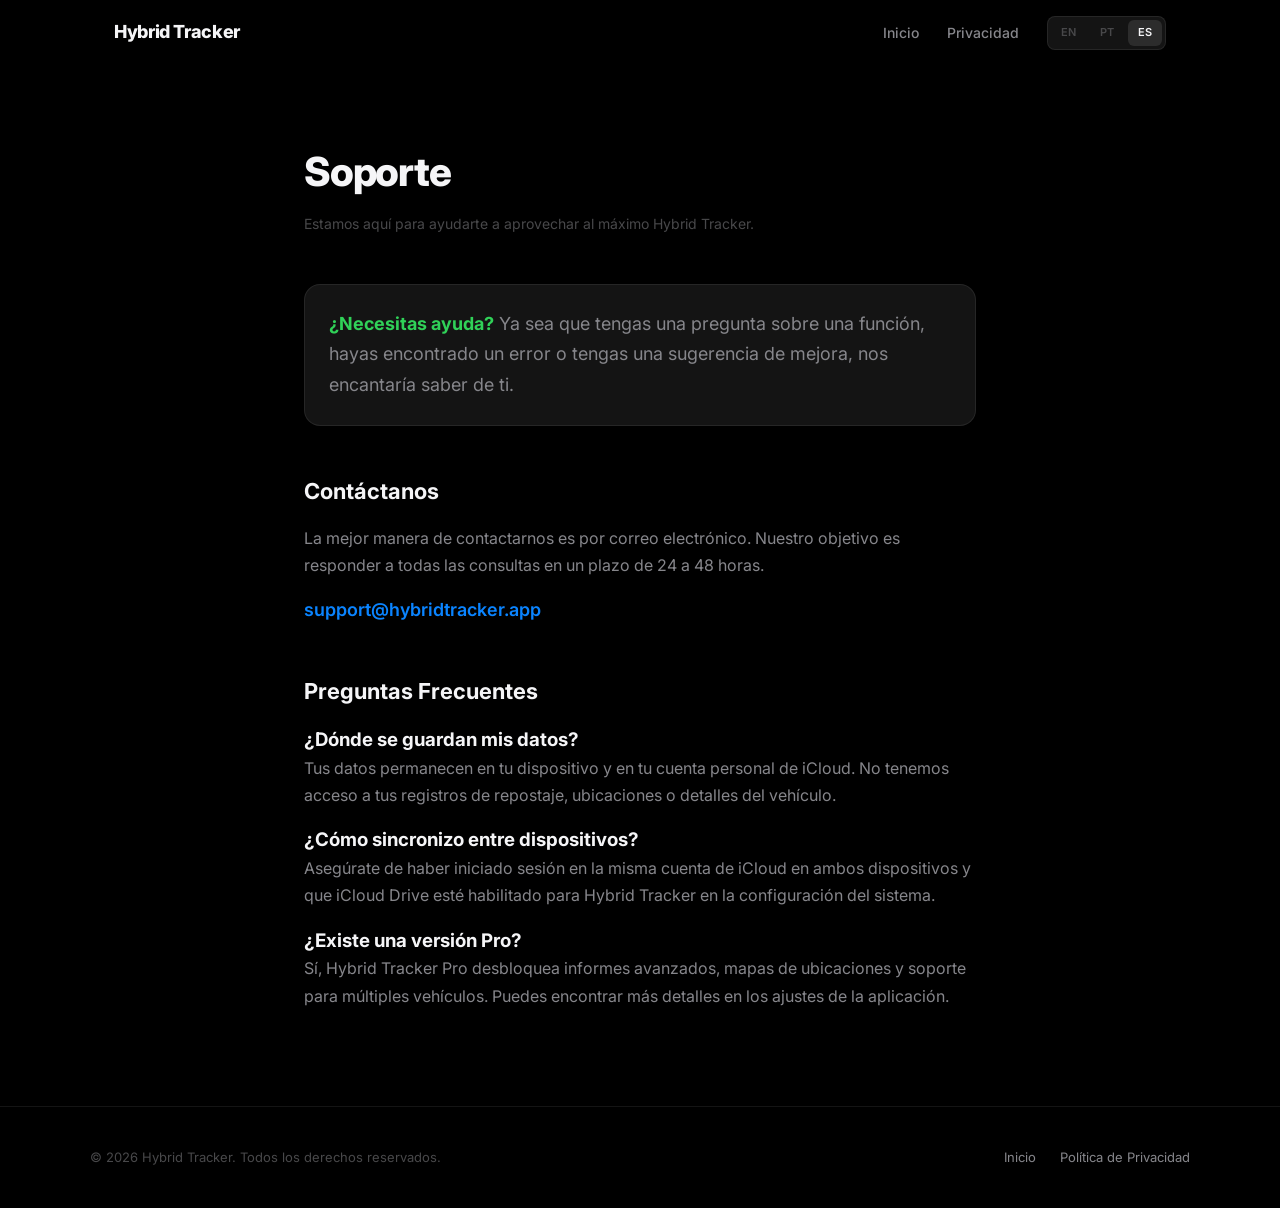
<file: es-support.html>
<!DOCTYPE html>
<html lang="es">

<head>
    <meta charset="UTF-8">
    <meta name="viewport" content="width=device-width, initial-scale=1.0">
    <title>Soporte — Hybrid Tracker</title>
    <meta name="description"
        content="Información de soporte y contacto para Hybrid Tracker. Obtén ayuda con el seguimiento de tu coche, repostajes y recargas.">
    <link rel="stylesheet" href="css/style.css">
</head>

<body>

    <nav class="nav scrolled" id="main-nav">
        <div class="nav-inner">
            <a href="es.html" class="nav-logo">Hybrid Tracker</a>
            <ul class="nav-links">
                <li><a href="es.html">Inicio</a></li>
                <li><a href="privacy.html">Privacidad</a></li>
                <li>
                    <div class="lang-switch">
                        <a href="support.html">EN</a>
                        <a href="pt-br-support.html">PT</a>
                        <a href="es-support.html" class="active">ES</a>
                    </div>
                </li>
            </ul>
        </div>
    </nav>

    <main class="privacy-page">
        <h1>Soporte</h1>
        <p class="updated">Estamos aquí para ayudarte a aprovechar al máximo Hybrid Tracker.</p>

        <div class="privacy-intro">
            <strong>¿Necesitas ayuda?</strong> Ya sea que tengas una pregunta sobre una función, hayas encontrado un
            error o tengas una sugerencia de mejora, nos encantaría saber de ti.
        </div>

        <h2>Contáctanos</h2>
        <p>La mejor manera de contactarnos es por correo electrónico. Nuestro objetivo es responder a todas las
            consultas en un plazo de 24 a 48 horas.</p>
        <p>
            <a href="mailto:support@hybridtracker.app"
                style="color: var(--sys-blue); font-weight: 600; font-size: 18px;">support@hybridtracker.app</a>
        </p>

        <h2>Preguntas Frecuentes</h2>

        <h3>¿Dónde se guardan mis datos?</h3>
        <p>Tus datos permanecen en tu dispositivo y en tu cuenta personal de iCloud. No tenemos acceso a tus registros
            de repostaje, ubicaciones o detalles del vehículo.</p>

        <h3>¿Cómo sincronizo entre dispositivos?</h3>
        <p>Asegúrate de haber iniciado sesión en la misma cuenta de iCloud en ambos dispositivos y que iCloud Drive esté
            habilitado para Hybrid Tracker en la configuración del sistema.</p>

        <h3>¿Existe una versión Pro?</h3>
        <p>Sí, Hybrid Tracker Pro desbloquea informes avanzados, mapas de ubicaciones y soporte para múltiples
            vehículos. Puedes encontrar más detalles en los ajustes de la aplicación.</p>
    </main>

    <footer class="footer">
        <div class="footer-inner">
            <span class="footer-copy">&copy; 2026 Hybrid Tracker. Todos los derechos reservados.</span>
            <div class="footer-links">
                <a href="es.html">Inicio</a>
                <a href="privacy.html">Política de Privacidad</a>
            </div>
        </div>
    </footer>

    <script src="js/script.js"></script>
</body>

</html>
</file>
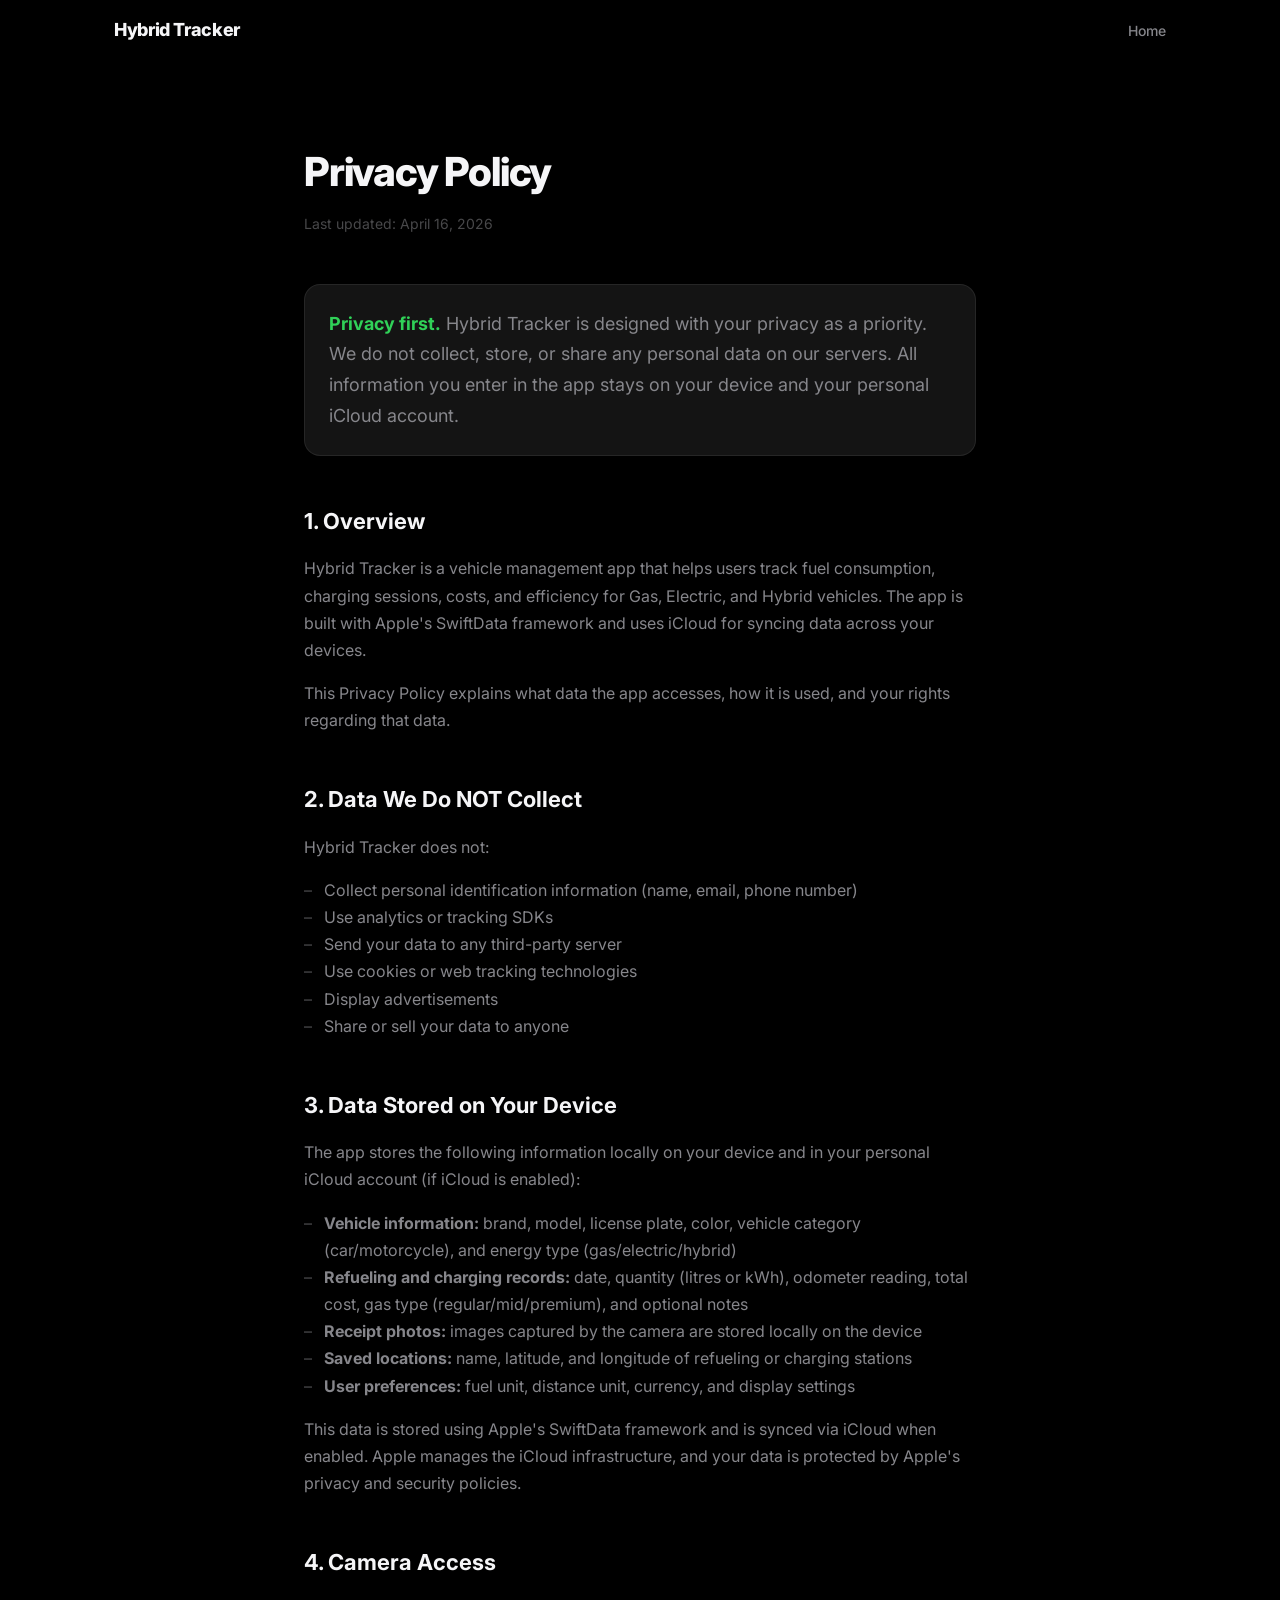
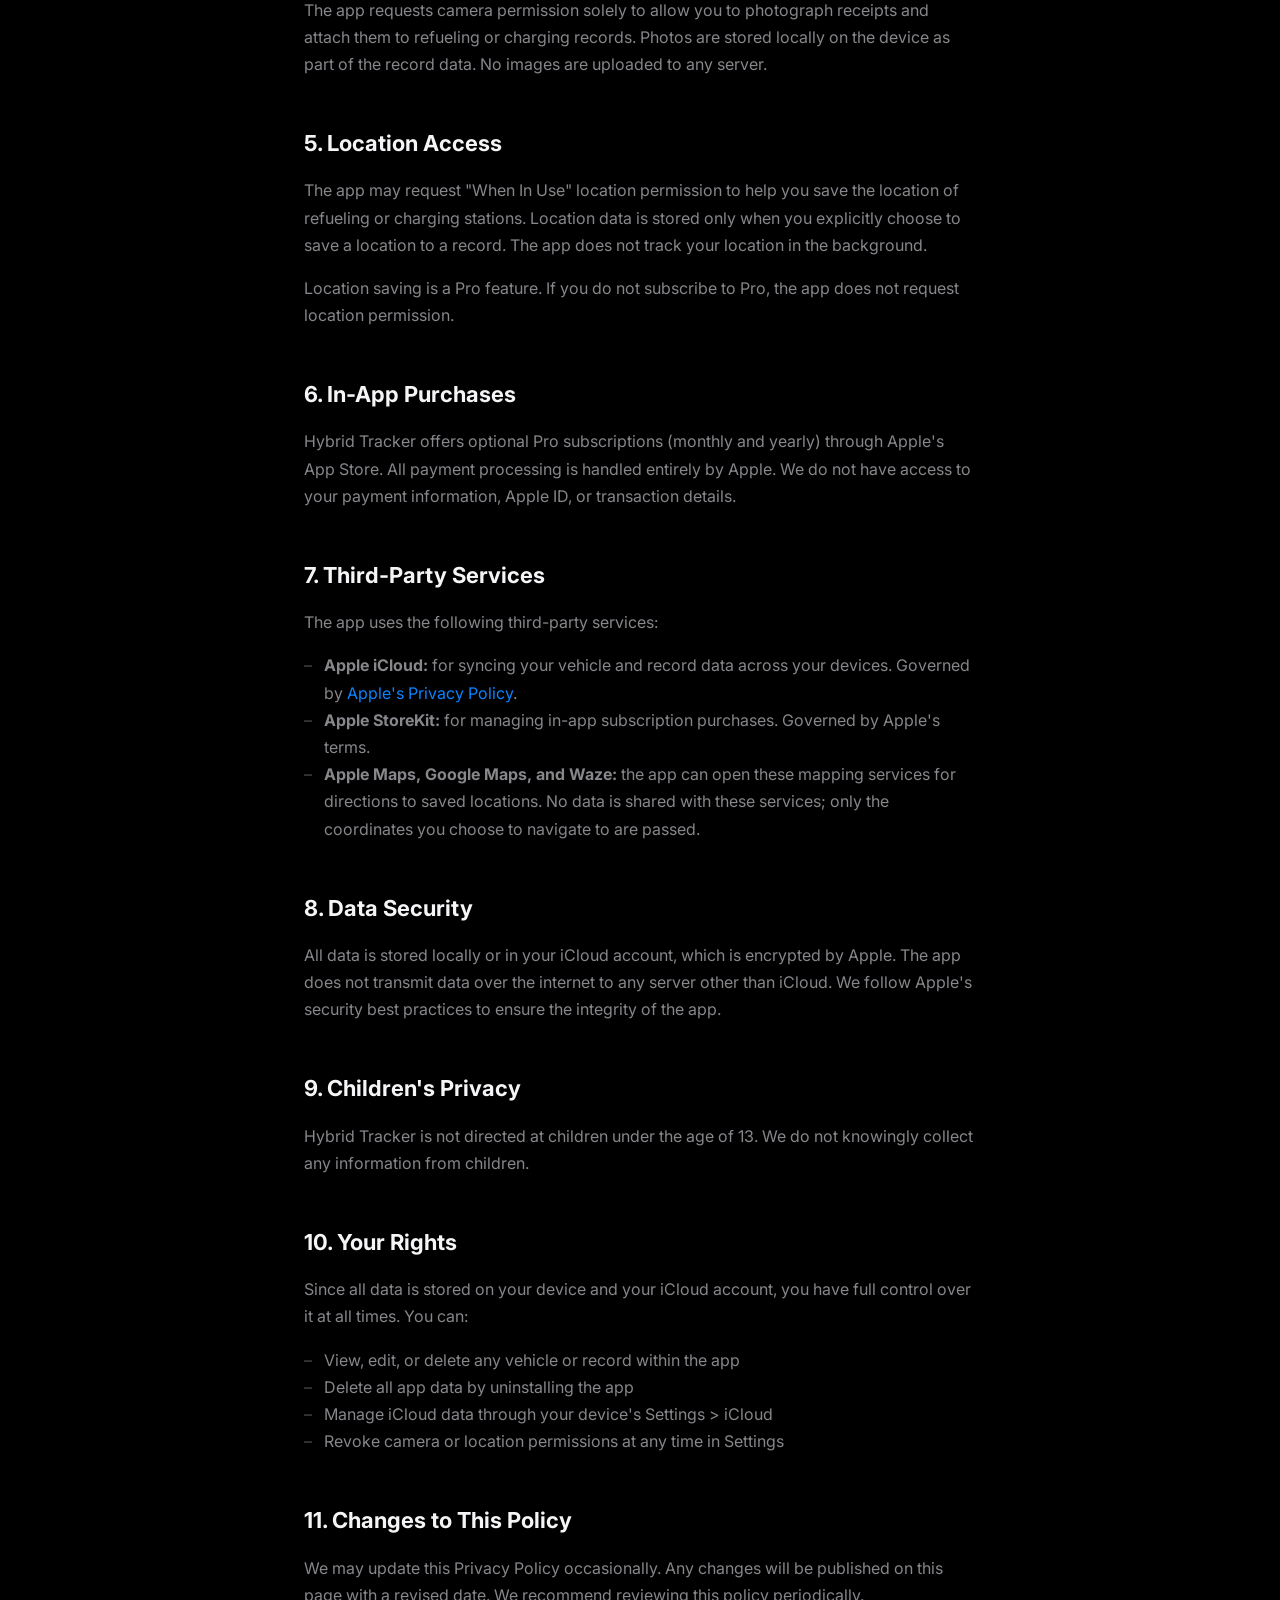
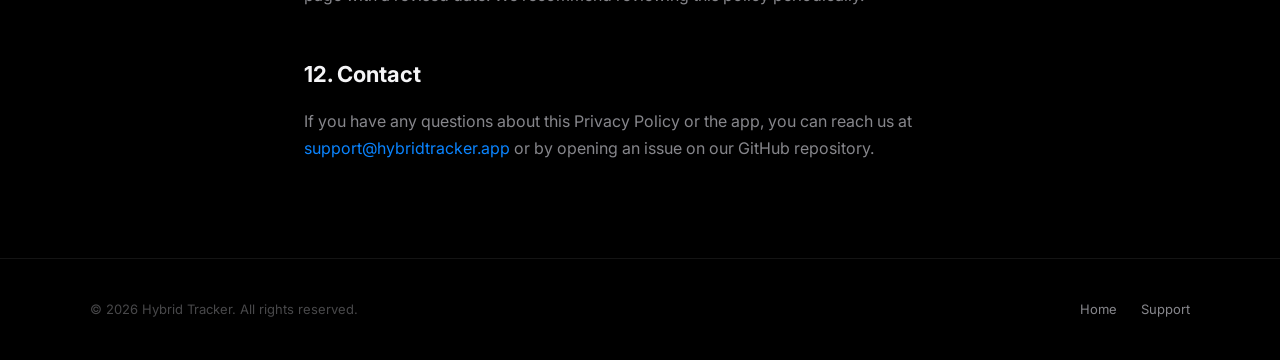
<file: privacy.html>
<!DOCTYPE html>
<html lang="en">
<head>
    <meta charset="UTF-8">
    <meta name="viewport" content="width=device-width, initial-scale=1.0">
    <title>Privacy Policy — Hybrid Tracker</title>
    <meta name="description" content="Hybrid Tracker Privacy Policy. Your data stays on your device and your iCloud account. We do not collect personal information.">
    <link rel="stylesheet" href="css/style.css">
</head>
<body>

    <nav class="nav scrolled" id="main-nav">
        <div class="nav-inner">
            <a href="index.html" class="nav-logo">Hybrid Tracker</a>
            <ul class="nav-links">
                <li><a href="index.html">Home</a></li>
            </ul>
        </div>
    </nav>

    <main class="privacy-page">
        <h1>Privacy Policy</h1>
        <p class="updated">Last updated: April 16, 2026</p>

        <div class="privacy-intro">
            <strong>Privacy first.</strong> Hybrid Tracker is designed with your privacy as a priority. We do not collect, store, or share any personal data on our servers. All information you enter in the app stays on your device and your personal iCloud account.
        </div>

        <h2>1. Overview</h2>
        <p>Hybrid Tracker is a vehicle management app that helps users track fuel consumption, charging sessions, costs, and efficiency for Gas, Electric, and Hybrid vehicles. The app is built with Apple's SwiftData framework and uses iCloud for syncing data across your devices.</p>
        <p>This Privacy Policy explains what data the app accesses, how it is used, and your rights regarding that data.</p>

        <h2>2. Data We Do NOT Collect</h2>
        <p>Hybrid Tracker does not:</p>
        <ul>
            <li>Collect personal identification information (name, email, phone number)</li>
            <li>Use analytics or tracking SDKs</li>
            <li>Send your data to any third-party server</li>
            <li>Use cookies or web tracking technologies</li>
            <li>Display advertisements</li>
            <li>Share or sell your data to anyone</li>
        </ul>

        <h2>3. Data Stored on Your Device</h2>
        <p>The app stores the following information locally on your device and in your personal iCloud account (if iCloud is enabled):</p>
        <ul>
            <li><strong>Vehicle information:</strong> brand, model, license plate, color, vehicle category (car/motorcycle), and energy type (gas/electric/hybrid)</li>
            <li><strong>Refueling and charging records:</strong> date, quantity (litres or kWh), odometer reading, total cost, gas type (regular/mid/premium), and optional notes</li>
            <li><strong>Receipt photos:</strong> images captured by the camera are stored locally on the device</li>
            <li><strong>Saved locations:</strong> name, latitude, and longitude of refueling or charging stations</li>
            <li><strong>User preferences:</strong> fuel unit, distance unit, currency, and display settings</li>
        </ul>
        <p>This data is stored using Apple's SwiftData framework and is synced via iCloud when enabled. Apple manages the iCloud infrastructure, and your data is protected by Apple's privacy and security policies.</p>

        <h2>4. Camera Access</h2>
        <p>The app requests camera permission solely to allow you to photograph receipts and attach them to refueling or charging records. Photos are stored locally on the device as part of the record data. No images are uploaded to any server.</p>

        <h2>5. Location Access</h2>
        <p>The app may request "When In Use" location permission to help you save the location of refueling or charging stations. Location data is stored only when you explicitly choose to save a location to a record. The app does not track your location in the background.</p>
        <p>Location saving is a Pro feature. If you do not subscribe to Pro, the app does not request location permission.</p>

        <h2>6. In-App Purchases</h2>
        <p>Hybrid Tracker offers optional Pro subscriptions (monthly and yearly) through Apple's App Store. All payment processing is handled entirely by Apple. We do not have access to your payment information, Apple ID, or transaction details.</p>

        <h2>7. Third-Party Services</h2>
        <p>The app uses the following third-party services:</p>
        <ul>
            <li><strong>Apple iCloud:</strong> for syncing your vehicle and record data across your devices. Governed by <a href="https://www.apple.com/legal/privacy/" style="color: var(--sys-blue);">Apple's Privacy Policy</a>.</li>
            <li><strong>Apple StoreKit:</strong> for managing in-app subscription purchases. Governed by Apple's terms.</li>
            <li><strong>Apple Maps, Google Maps, and Waze:</strong> the app can open these mapping services for directions to saved locations. No data is shared with these services; only the coordinates you choose to navigate to are passed.</li>
        </ul>

        <h2>8. Data Security</h2>
        <p>All data is stored locally or in your iCloud account, which is encrypted by Apple. The app does not transmit data over the internet to any server other than iCloud. We follow Apple's security best practices to ensure the integrity of the app.</p>

        <h2>9. Children's Privacy</h2>
        <p>Hybrid Tracker is not directed at children under the age of 13. We do not knowingly collect any information from children.</p>

        <h2>10. Your Rights</h2>
        <p>Since all data is stored on your device and your iCloud account, you have full control over it at all times. You can:</p>
        <ul>
            <li>View, edit, or delete any vehicle or record within the app</li>
            <li>Delete all app data by uninstalling the app</li>
            <li>Manage iCloud data through your device's Settings &gt; iCloud</li>
            <li>Revoke camera or location permissions at any time in Settings</li>
        </ul>

        <h2>11. Changes to This Policy</h2>
        <p>We may update this Privacy Policy occasionally. Any changes will be published on this page with a revised date. We recommend reviewing this policy periodically.</p>

        <h2>12. Contact</h2>
        <p>If you have any questions about this Privacy Policy or the app, you can reach us at <a href="mailto:support@hybridtracker.app" style="color: var(--sys-blue);">support@hybridtracker.app</a> or by opening an issue on our GitHub repository.</p>
    </main>

    <footer class="footer">
        <div class="footer-inner">
            <span class="footer-copy">&copy; 2026 Hybrid Tracker. All rights reserved.</span>
            <div class="footer-links">
                <a href="index.html">Home</a>
                <a href="support.html">Support</a>
            </div>
        </div>
    </footer>

    <script src="js/script.js"></script>
</body>
</html>
</file>
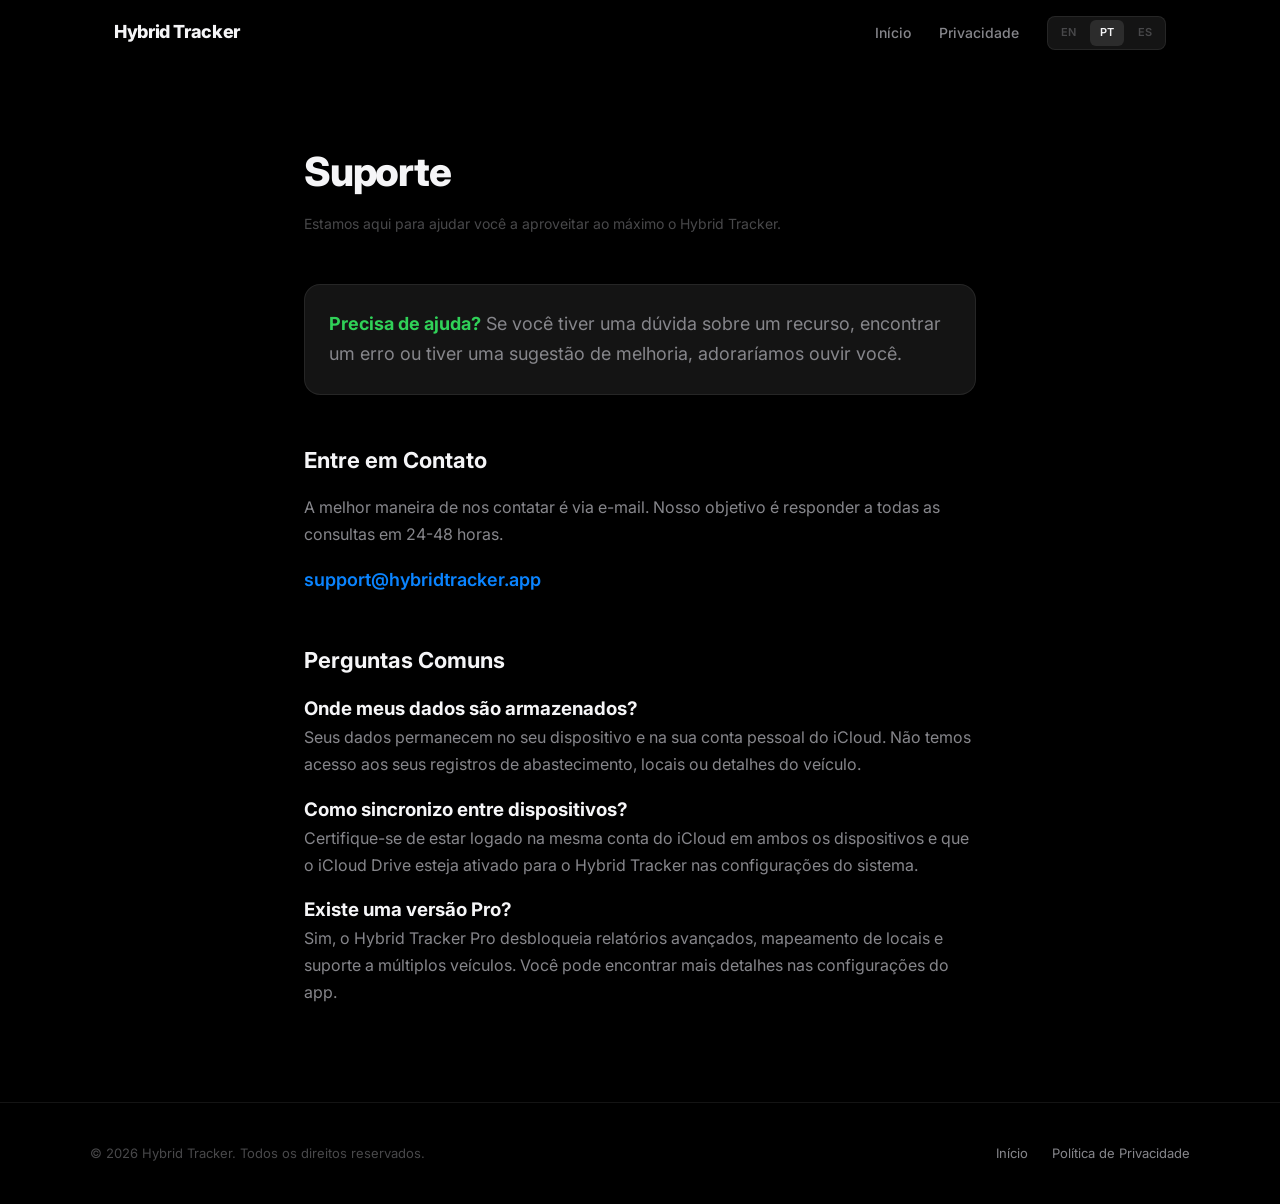
<file: pt-br-support.html>
<!DOCTYPE html>
<html lang="pt-BR">

<head>
    <meta charset="UTF-8">
    <meta name="viewport" content="width=device-width, initial-scale=1.0">
    <title>Suporte — Hybrid Tracker</title>
    <meta name="description"
        content="Informações de suporte e contato para o Hybrid Tracker. Obtenha ajuda com o acompanhamento do seu carro, abastecimentos e recargas.">
    <link rel="stylesheet" href="css/style.css">
</head>

<body>

    <nav class="nav scrolled" id="main-nav">
        <div class="nav-inner">
            <a href="pt-br.html" class="nav-logo">Hybrid Tracker</a>
            <ul class="nav-links">
                <li><a href="pt-br.html">Início</a></li>
                <li><a href="privacy.html">Privacidade</a></li>
                <li>
                    <div class="lang-switch">
                        <a href="support.html">EN</a>
                        <a href="pt-br-support.html" class="active">PT</a>
                        <a href="es-support.html">ES</a>
                    </div>
                </li>
            </ul>
        </div>
    </nav>

    <main class="privacy-page">
        <h1>Suporte</h1>
        <p class="updated">Estamos aqui para ajudar você a aproveitar ao máximo o Hybrid Tracker.</p>

        <div class="privacy-intro">
            <strong>Precisa de ajuda?</strong> Se você tiver uma dúvida sobre um recurso, encontrar um erro ou tiver uma
            sugestão de melhoria, adoraríamos ouvir você.
        </div>

        <h2>Entre em Contato</h2>
        <p>A melhor maneira de nos contatar é via e-mail. Nosso objetivo é responder a todas as consultas em 24-48
            horas.</p>
        <p>
            <a href="mailto:support@hybridtracker.app"
                style="color: var(--sys-blue); font-weight: 600; font-size: 18px;">support@hybridtracker.app</a>
        </p>

        <h2>Perguntas Comuns</h2>

        <h3>Onde meus dados são armazenados?</h3>
        <p>Seus dados permanecem no seu dispositivo e na sua conta pessoal do iCloud. Não temos acesso aos seus
            registros de abastecimento, locais ou detalhes do veículo.</p>

        <h3>Como sincronizo entre dispositivos?</h3>
        <p>Certifique-se de estar logado na mesma conta do iCloud em ambos os dispositivos e que o iCloud Drive esteja
            ativado para o Hybrid Tracker nas configurações do sistema.</p>

        <h3>Existe uma versão Pro?</h3>
        <p>Sim, o Hybrid Tracker Pro desbloqueia relatórios avançados, mapeamento de locais e suporte a múltiplos
            veículos. Você pode encontrar mais detalhes nas configurações do app.</p>
    </main>

    <footer class="footer">
        <div class="footer-inner">
            <span class="footer-copy">&copy; 2026 Hybrid Tracker. Todos os direitos reservados.</span>
            <div class="footer-links">
                <a href="pt-br.html">Início</a>
                <a href="privacy.html">Política de Privacidade</a>
            </div>
        </div>
    </footer>

    <script src="js/script.js"></script>
</body>

</html>
</file>
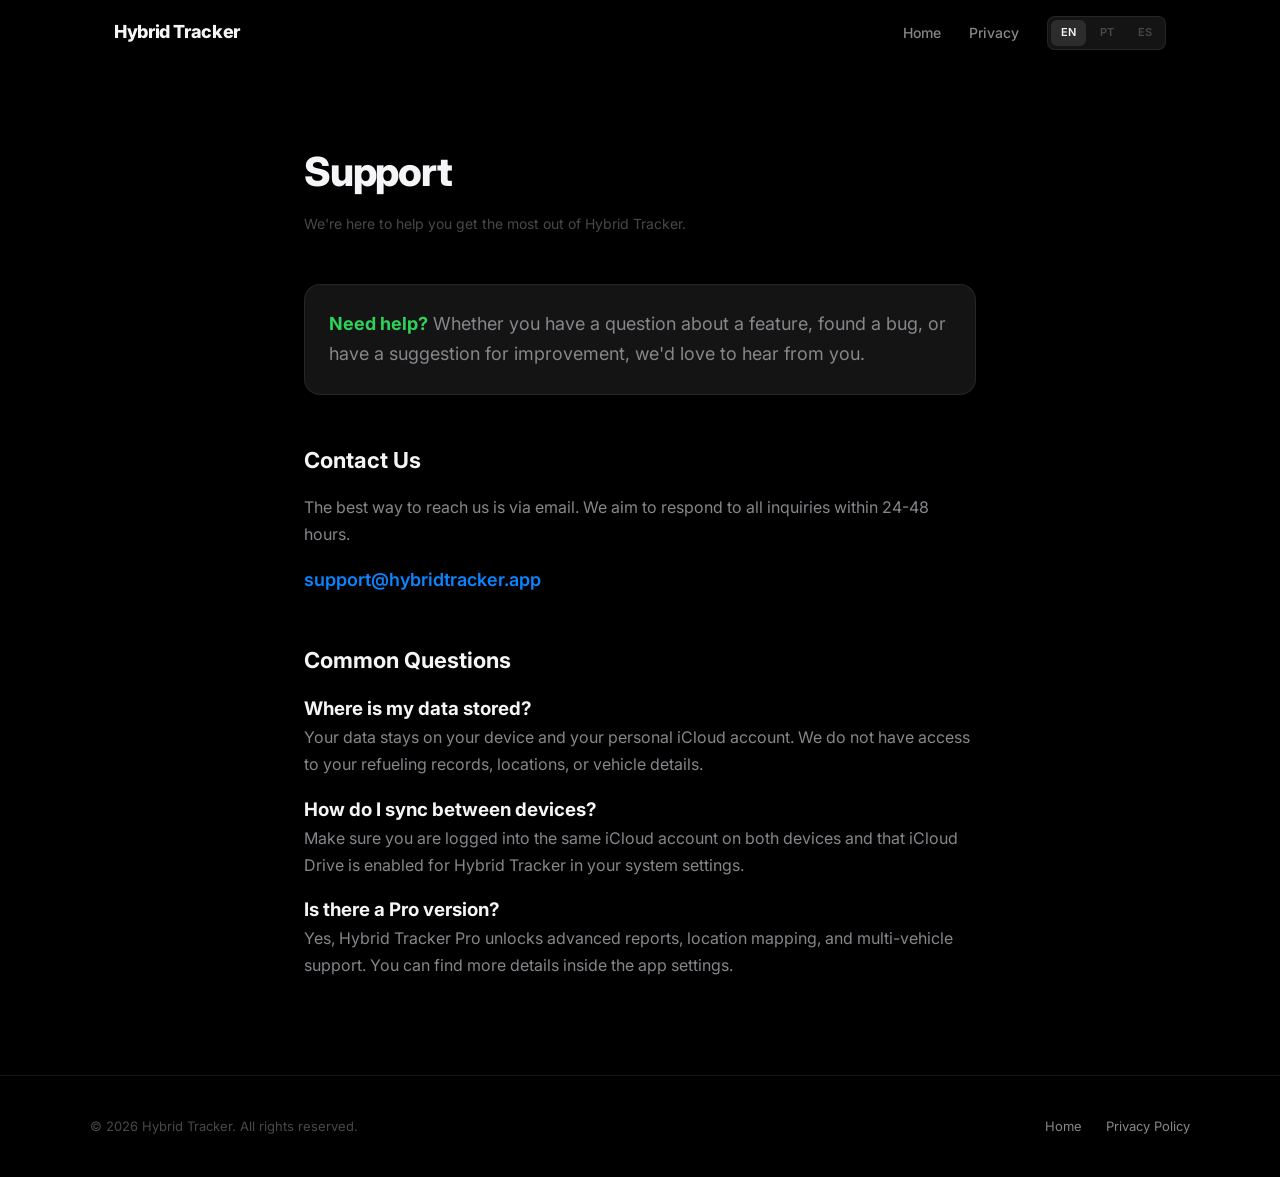
<file: support.html>
<!DOCTYPE html>
<html lang="en">

<head>
    <meta charset="UTF-8">
    <meta name="viewport" content="width=device-width, initial-scale=1.0">
    <title>Support — Hybrid Tracker</title>
    <meta name="description"
        content="Support and contact information for Hybrid Tracker. Get help with your car tracking, refueling, and charging data.">
    <link rel="stylesheet" href="css/style.css">
</head>

<body>

    <nav class="nav scrolled" id="main-nav">
        <div class="nav-inner">
            <a href="index.html" class="nav-logo">Hybrid Tracker</a>
            <ul class="nav-links">
                <li><a href="index.html">Home</a></li>
                <li><a href="privacy.html">Privacy</a></li>
                <li>
                    <div class="lang-switch">
                        <a href="support.html" class="active">EN</a>
                        <a href="pt-br-support.html">PT</a>
                        <a href="es-support.html">ES</a>
                    </div>
                </li>
            </ul>
        </div>
    </nav>

    <main class="privacy-page">
        <h1>Support</h1>
        <p class="updated">We're here to help you get the most out of Hybrid Tracker.</p>

        <div class="privacy-intro">
            <strong>Need help?</strong> Whether you have a question about a feature, found a bug, or have a suggestion
            for improvement, we'd love to hear from you.
        </div>

        <h2>Contact Us</h2>
        <p>The best way to reach us is via email. We aim to respond to all inquiries within 24-48 hours.</p>
        <p>
            <a href="mailto:support@hybridtracker.app"
                style="color: var(--sys-blue); font-weight: 600; font-size: 18px;">support@hybridtracker.app</a>
        </p>

        <h2>Common Questions</h2>

        <h3>Where is my data stored?</h3>
        <p>Your data stays on your device and your personal iCloud account. We do not have access to your refueling
            records, locations, or vehicle details.</p>

        <h3>How do I sync between devices?</h3>
        <p>Make sure you are logged into the same iCloud account on both devices and that iCloud Drive is enabled for
            Hybrid Tracker in your system settings.</p>

        <h3>Is there a Pro version?</h3>
        <p>Yes, Hybrid Tracker Pro unlocks advanced reports, location mapping, and multi-vehicle support. You can find
            more details inside the app settings.</p>
    </main>

    <footer class="footer">
        <div class="footer-inner">
            <span class="footer-copy">&copy; 2026 Hybrid Tracker. All rights reserved.</span>
            <div class="footer-links">
                <a href="index.html">Home</a>
                <a href="privacy.html">Privacy Policy</a>
            </div>
        </div>
    </footer>

    <script src="js/script.js"></script>
</body>

</html>
</file>
<file: css/style.css>
/* 
  Hybrid Tracker Website — Premium Dark Design
  Inspired by: Flighty, Tripsy, Filtru
*/

@import url('https://fonts.googleapis.com/css2?family=Inter:wght@400;500;600;700;800;900&display=swap');

:root {
    --sys-blue: #0A84FF;
    --sys-orange: #FF9F0A;
    --sys-green: #30D158;
    --sys-yellow: #FFD60A;
    --sys-red: #FF453A;

    --bg-primary: #000000;
    --bg-section: #0a0a0a;
    --bg-card: #141414;
    --bg-card-hover: #1a1a1a;
    --text-primary: #f5f5f7;
    --text-secondary: #86868b;
    --text-tertiary: #48484a;
    --border: rgba(255, 255, 255, 0.08);

    --font: 'Inter', -apple-system, BlinkMacSystemFont, sans-serif;
    --max-width: 1100px;
    --ease: cubic-bezier(0.25, 0.46, 0.45, 0.94);
}

*, *::before, *::after {
    margin: 0;
    padding: 0;
    box-sizing: border-box;
}

html {
    scroll-behavior: smooth;
    -webkit-font-smoothing: antialiased;
    -moz-osx-font-smoothing: grayscale;
}

body {
    background: var(--bg-primary);
    color: var(--text-primary);
    font-family: var(--font);
    line-height: 1.6;
    overflow-x: hidden;
}

a {
    color: inherit;
    text-decoration: none;
}

img {
    display: block;
    max-width: 100%;
}

/* ========== NAV ========== */
.nav {
    position: fixed;
    top: 0;
    left: 0;
    right: 0;
    z-index: 100;
    padding: 16px 0;
    transition: background 0.3s var(--ease), backdrop-filter 0.3s var(--ease);
}

.nav.scrolled {
    background: rgba(0, 0, 0, 0.72);
    backdrop-filter: saturate(180%) blur(20px);
    -webkit-backdrop-filter: saturate(180%) blur(20px);
    border-bottom: 1px solid var(--border);
}

.nav-inner {
    max-width: var(--max-width);
    margin: 0 auto;
    padding: 0 24px;
    display: flex;
    justify-content: space-between;
    align-items: center;
}

.nav-logo {
    font-weight: 800;
    font-size: 18px;
    letter-spacing: -0.02em;
    display: flex;
    align-items: center;
    gap: 10px;
}

.nav-logo img {
    width: 32px;
    height: 32px;
    border-radius: 8px;
}

.nav-links {
    display: flex;
    align-items: center;
    gap: 28px;
    list-style: none;
}

.nav-links a {
    font-size: 14px;
    font-weight: 500;
    color: var(--text-secondary);
    transition: color 0.2s;
}

.nav-links a:hover {
    color: var(--text-primary);
}

.lang-switch {
    display: flex;
    gap: 4px;
    background: var(--bg-card);
    padding: 3px;
    border-radius: 8px;
    border: 1px solid var(--border);
}

.lang-switch a {
    font-size: 11px;
    font-weight: 600;
    text-transform: uppercase;
    padding: 4px 10px;
    border-radius: 6px;
    color: var(--text-tertiary);
    transition: all 0.2s;
}

.lang-switch a.active {
    background: rgba(255,255,255,0.1);
    color: var(--text-primary);
}

.lang-switch a:hover {
    color: var(--text-secondary);
}

/* ========== HERO ========== */
.hero {
    min-height: 100vh;
    display: flex;
    flex-direction: column;
    align-items: center;
    justify-content: center;
    text-align: center;
    padding: 120px 24px 80px;
    position: relative;
    overflow: hidden;
}

.hero::before {
    content: '';
    position: absolute;
    top: -30%;
    left: 50%;
    transform: translateX(-50%);
    width: 600px;
    height: 600px;
    background: radial-gradient(circle, rgba(10, 132, 255, 0.12) 0%, transparent 70%);
    border-radius: 50%;
    pointer-events: none;
}

.hero-badge {
    display: inline-flex;
    align-items: center;
    gap: 6px;
    padding: 6px 14px;
    background: var(--bg-card);
    border: 1px solid var(--border);
    border-radius: 100px;
    font-size: 13px;
    font-weight: 600;
    color: var(--sys-green);
    margin-bottom: 24px;
}

.hero-badge span {
    width: 6px;
    height: 6px;
    background: var(--sys-green);
    border-radius: 50%;
}

.hero h1 {
    font-size: clamp(42px, 7vw, 72px);
    font-weight: 900;
    letter-spacing: -0.04em;
    line-height: 1.05;
    max-width: 700px;
    margin-bottom: 20px;
}

.hero h1 .gradient {
    background: linear-gradient(135deg, var(--sys-green), var(--sys-blue));
    -webkit-background-clip: text;
    -webkit-text-fill-color: transparent;
    background-clip: text;
}

.hero-sub {
    font-size: 18px;
    color: var(--text-secondary);
    max-width: 520px;
    line-height: 1.6;
    margin-bottom: 40px;
}

.hero-cta {
    display: inline-block;
    transition: transform 0.3s var(--ease), opacity 0.3s;
}

.hero-cta:hover {
    transform: scale(1.05);
}

.hero-cta img {
    height: 54px;
}

.hero-screenshot {
    margin-top: 64px;
    position: relative;
    z-index: 1;
}

.hero-screenshot img {
    max-height: 620px;
    border-radius: 32px;
    box-shadow: 0 40px 80px rgba(0,0,0,0.6), 0 0 0 1px var(--border);
}

/* ========== SECTIONS ========== */
.section {
    padding: 120px 24px;
    max-width: var(--max-width);
    margin: 0 auto;
}

.section-label {
    font-size: 13px;
    font-weight: 700;
    letter-spacing: 0.1em;
    text-transform: uppercase;
    margin-bottom: 12px;
}

.section-title {
    font-size: clamp(32px, 5vw, 48px);
    font-weight: 800;
    letter-spacing: -0.03em;
    line-height: 1.1;
    margin-bottom: 16px;
}

.section-desc {
    font-size: 17px;
    color: var(--text-secondary);
    max-width: 500px;
    line-height: 1.7;
}

/* ========== FEATURE ROW ========== */
.feature-row {
    display: flex;
    align-items: center;
    gap: 80px;
    padding: 100px 24px;
    max-width: var(--max-width);
    margin: 0 auto;
}

.feature-row.reverse {
    flex-direction: row-reverse;
}

.feature-text {
    flex: 1;
}

.feature-media {
    flex: 1;
    display: flex;
    justify-content: center;
}

.feature-media img {
    max-height: 560px;
    border-radius: 28px;
    box-shadow: 0 30px 60px rgba(0,0,0,0.5), 0 0 0 1px var(--border);
    transition: transform 0.5s var(--ease);
}

.feature-media img:hover {
    transform: translateY(-8px);
}

/* ========== FEATURE CHIPS (last screenshot) ========== */
.chips {
    display: flex;
    flex-wrap: wrap;
    gap: 10px;
    margin-top: 24px;
}

.chip {
    display: inline-flex;
    align-items: center;
    gap: 6px;
    padding: 8px 16px;
    background: var(--bg-card);
    border: 1px solid var(--border);
    border-radius: 100px;
    font-size: 13px;
    font-weight: 600;
    color: var(--text-secondary);
}

.chip::before {
    content: '✓';
    color: var(--sys-green);
    font-weight: 800;
}

/* ========== CTA BANNER ========== */
.cta-banner {
    text-align: center;
    padding: 120px 24px;
    position: relative;
}

.cta-banner::before {
    content: '';
    position: absolute;
    bottom: 0;
    left: 50%;
    transform: translateX(-50%);
    width: 500px;
    height: 500px;
    background: radial-gradient(circle, rgba(48, 209, 88, 0.08) 0%, transparent 70%);
    border-radius: 50%;
    pointer-events: none;
}

.cta-banner h2 {
    font-size: clamp(32px, 5vw, 48px);
    font-weight: 800;
    letter-spacing: -0.03em;
    margin-bottom: 12px;
}

.cta-banner p {
    color: var(--text-secondary);
    font-size: 17px;
    margin-bottom: 32px;
}

/* ========== DIVIDER ========== */
.divider {
    max-width: var(--max-width);
    margin: 0 auto;
    height: 1px;
    background: var(--border);
}

/* ========== FOOTER ========== */
.footer {
    padding: 40px 24px;
    border-top: 1px solid var(--border);
}

.footer-inner {
    max-width: var(--max-width);
    margin: 0 auto;
    display: flex;
    justify-content: space-between;
    align-items: center;
}

.footer-copy {
    font-size: 13px;
    color: var(--text-tertiary);
}

.footer-links {
    display: flex;
    gap: 24px;
}

.footer-links a {
    font-size: 13px;
    color: var(--text-secondary);
    transition: color 0.2s;
}

.footer-links a:hover {
    color: var(--text-primary);
}

/* ========== PRIVACY PAGE ========== */
.privacy-page {
    max-width: 720px;
    margin: 0 auto;
    padding: 140px 24px 80px;
}

.privacy-page h1 {
    font-size: 40px;
    font-weight: 800;
    letter-spacing: -0.03em;
    margin-bottom: 8px;
}

.privacy-page .updated {
    font-size: 14px;
    color: var(--text-tertiary);
    margin-bottom: 48px;
}

.privacy-page h2 {
    font-size: 22px;
    font-weight: 700;
    margin-top: 48px;
    margin-bottom: 16px;
    color: var(--text-primary);
}

.privacy-page p {
    font-size: 16px;
    color: var(--text-secondary);
    line-height: 1.7;
    margin-bottom: 16px;
}

.privacy-page ul {
    list-style: none;
    padding: 0;
    margin-bottom: 16px;
}

.privacy-page ul li {
    font-size: 16px;
    color: var(--text-secondary);
    line-height: 1.7;
    padding-left: 20px;
    position: relative;
}

.privacy-page ul li::before {
    content: '–';
    position: absolute;
    left: 0;
    color: var(--text-tertiary);
}

.privacy-intro {
    font-size: 18px;
    color: var(--text-secondary);
    padding: 24px;
    background: var(--bg-card);
    border: 1px solid var(--border);
    border-radius: 16px;
    margin-bottom: 48px;
    line-height: 1.7;
}

.privacy-intro strong {
    color: var(--sys-green);
}

/* ========== REVEAL ANIMATION ========== */
.reveal {
    opacity: 0;
    transform: translateY(30px);
    transition: opacity 0.8s var(--ease), transform 0.8s var(--ease);
}

.reveal.visible {
    opacity: 1;
    transform: translateY(0);
}

/* ========== RESPONSIVE ========== */
@media (max-width: 768px) {
    .nav-links { display: none; }

    .feature-row,
    .feature-row.reverse {
        flex-direction: column;
        text-align: center;
        gap: 48px;
        padding: 60px 24px;
    }

    .section-desc {
        margin: 0 auto;
    }

    .hero-screenshot img {
        max-height: 400px;
    }

    .feature-media img {
        max-height: 400px;
    }

    .chips { justify-content: center; }

    .footer-inner {
        flex-direction: column;
        gap: 16px;
        text-align: center;
    }

    .section { padding: 80px 24px; }
}
</file>
